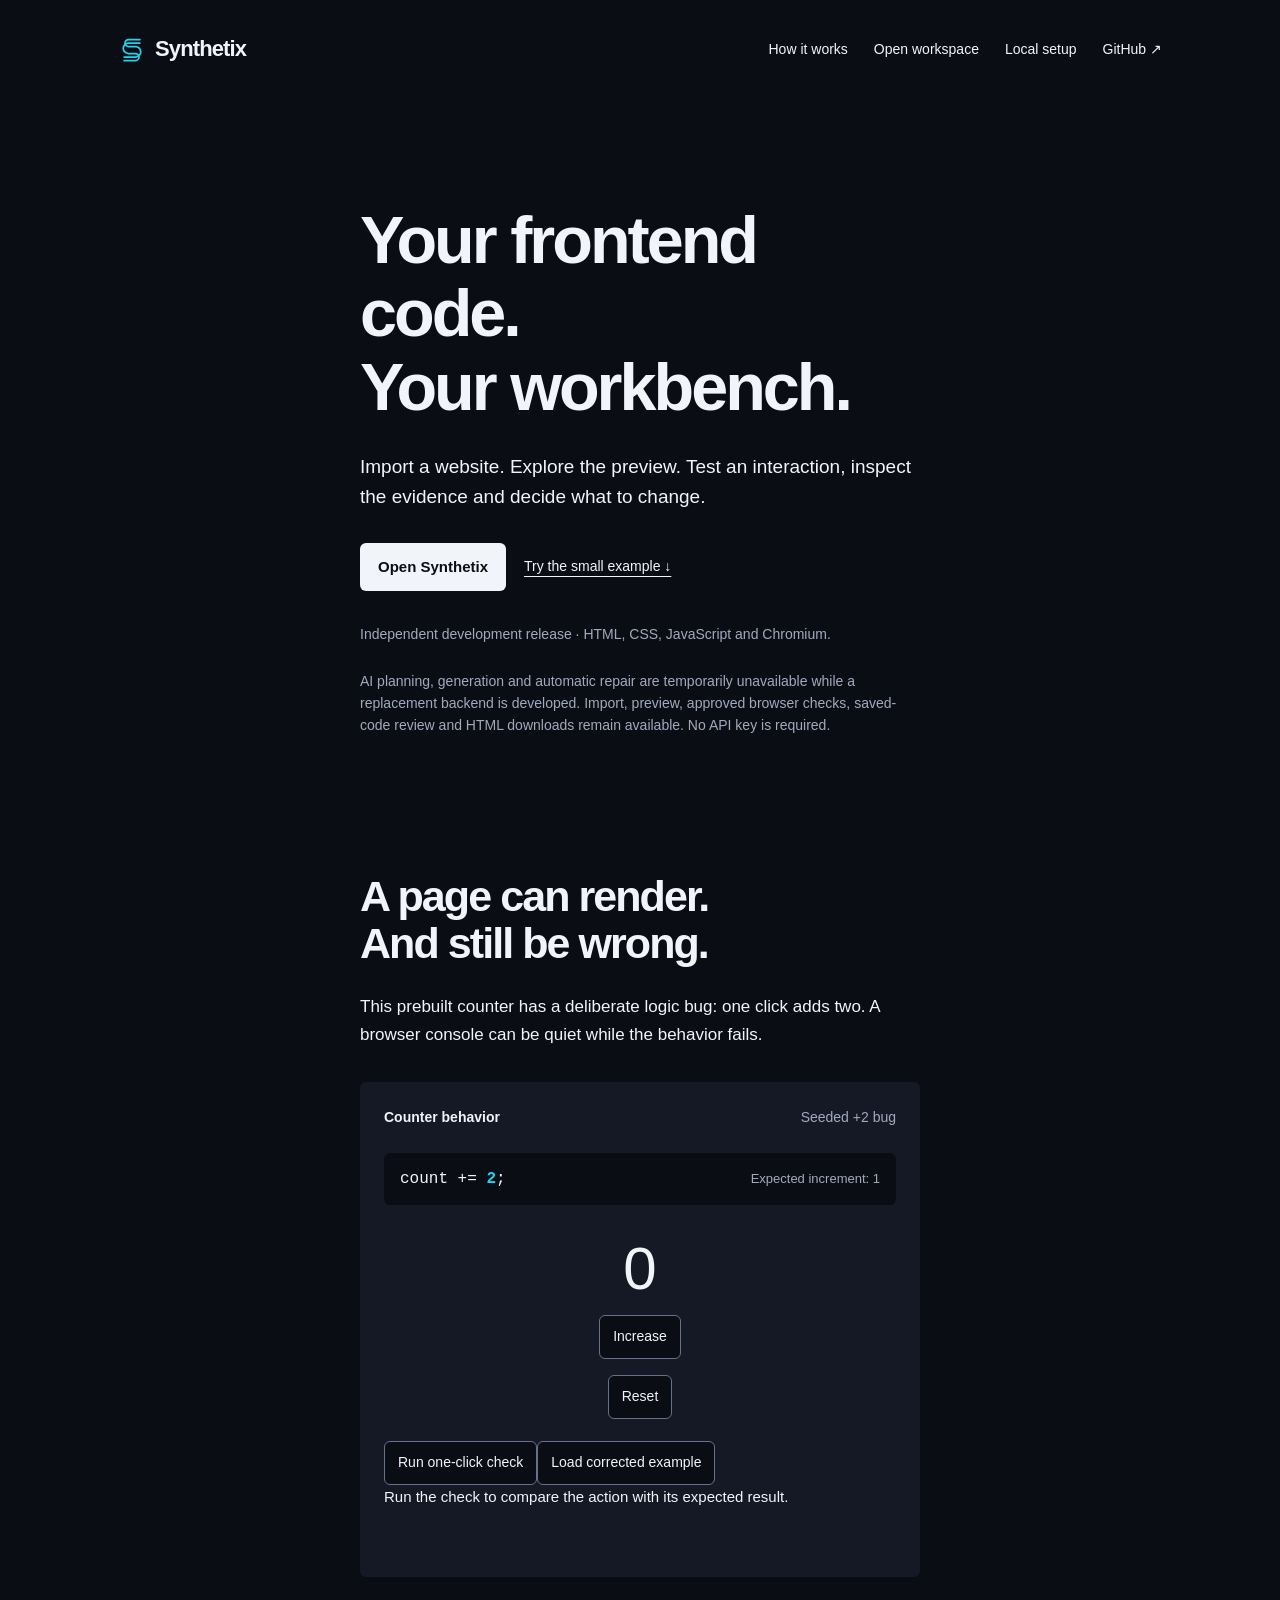
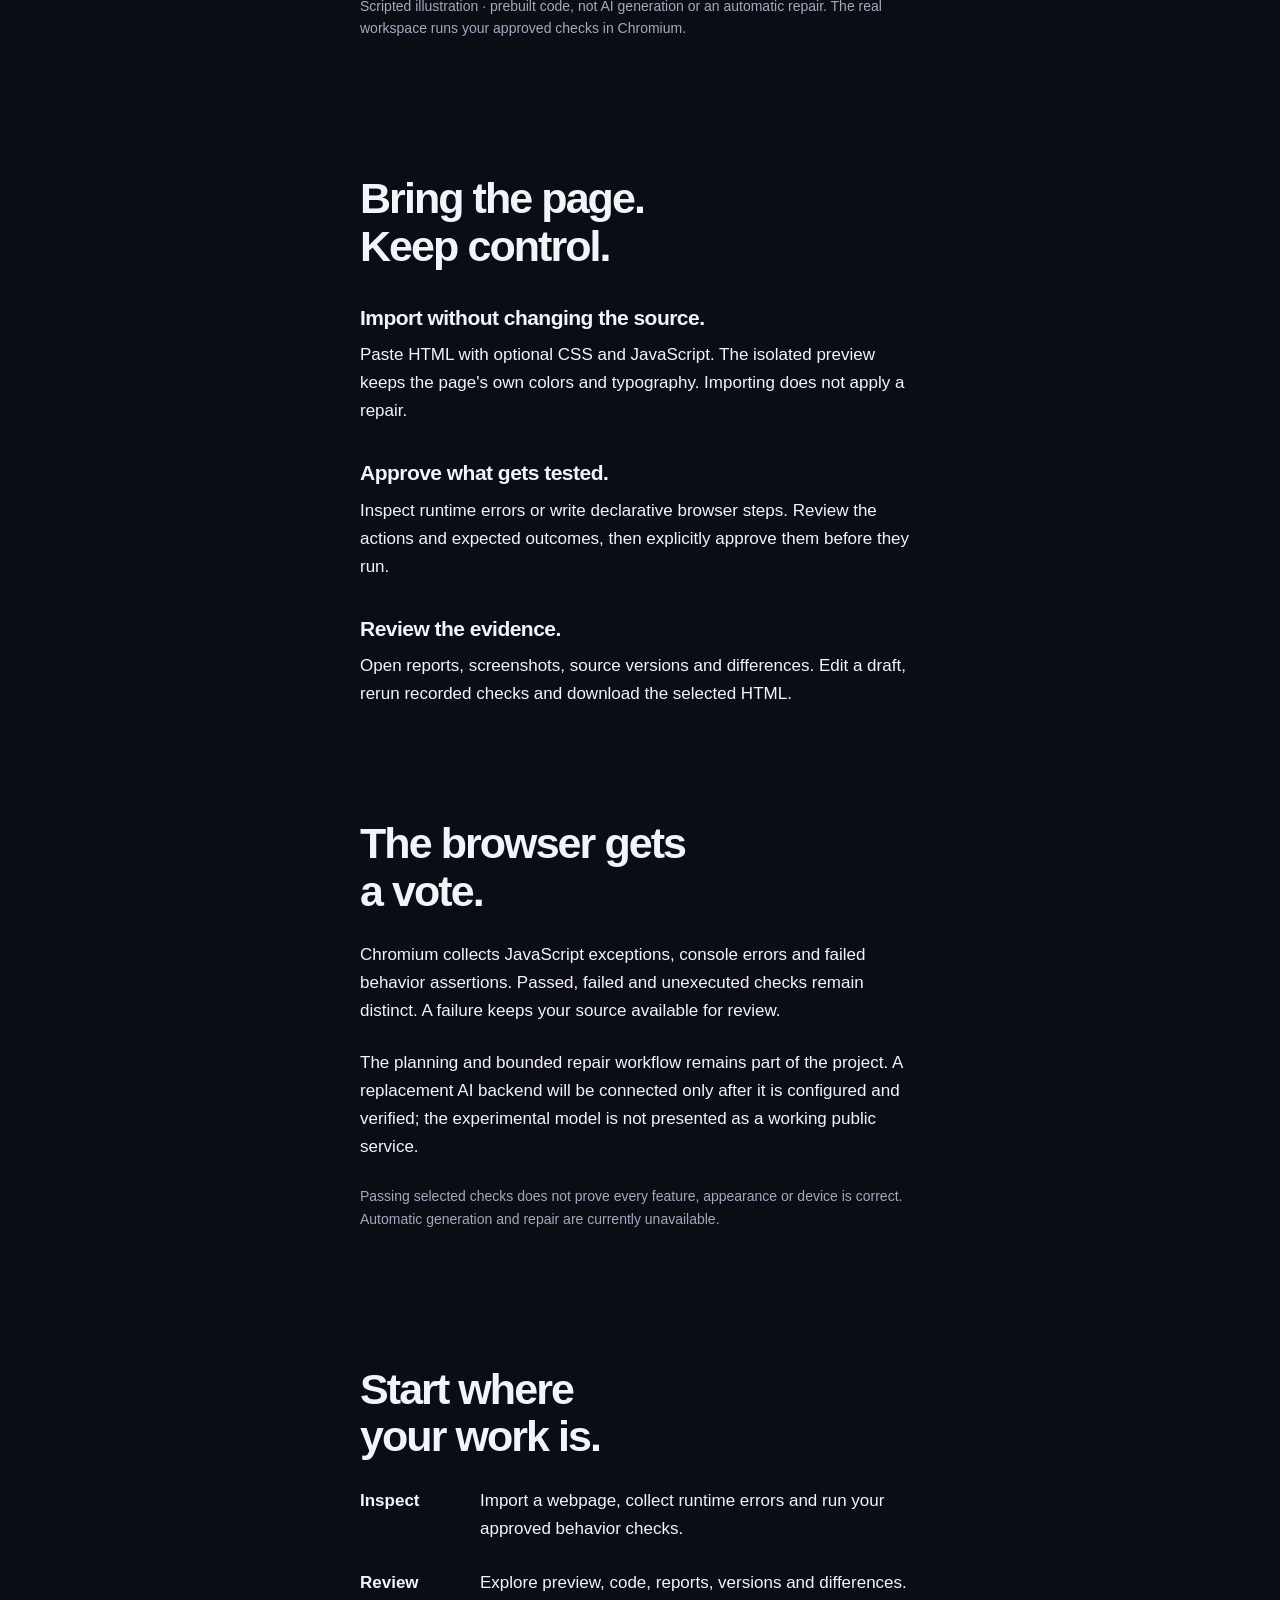
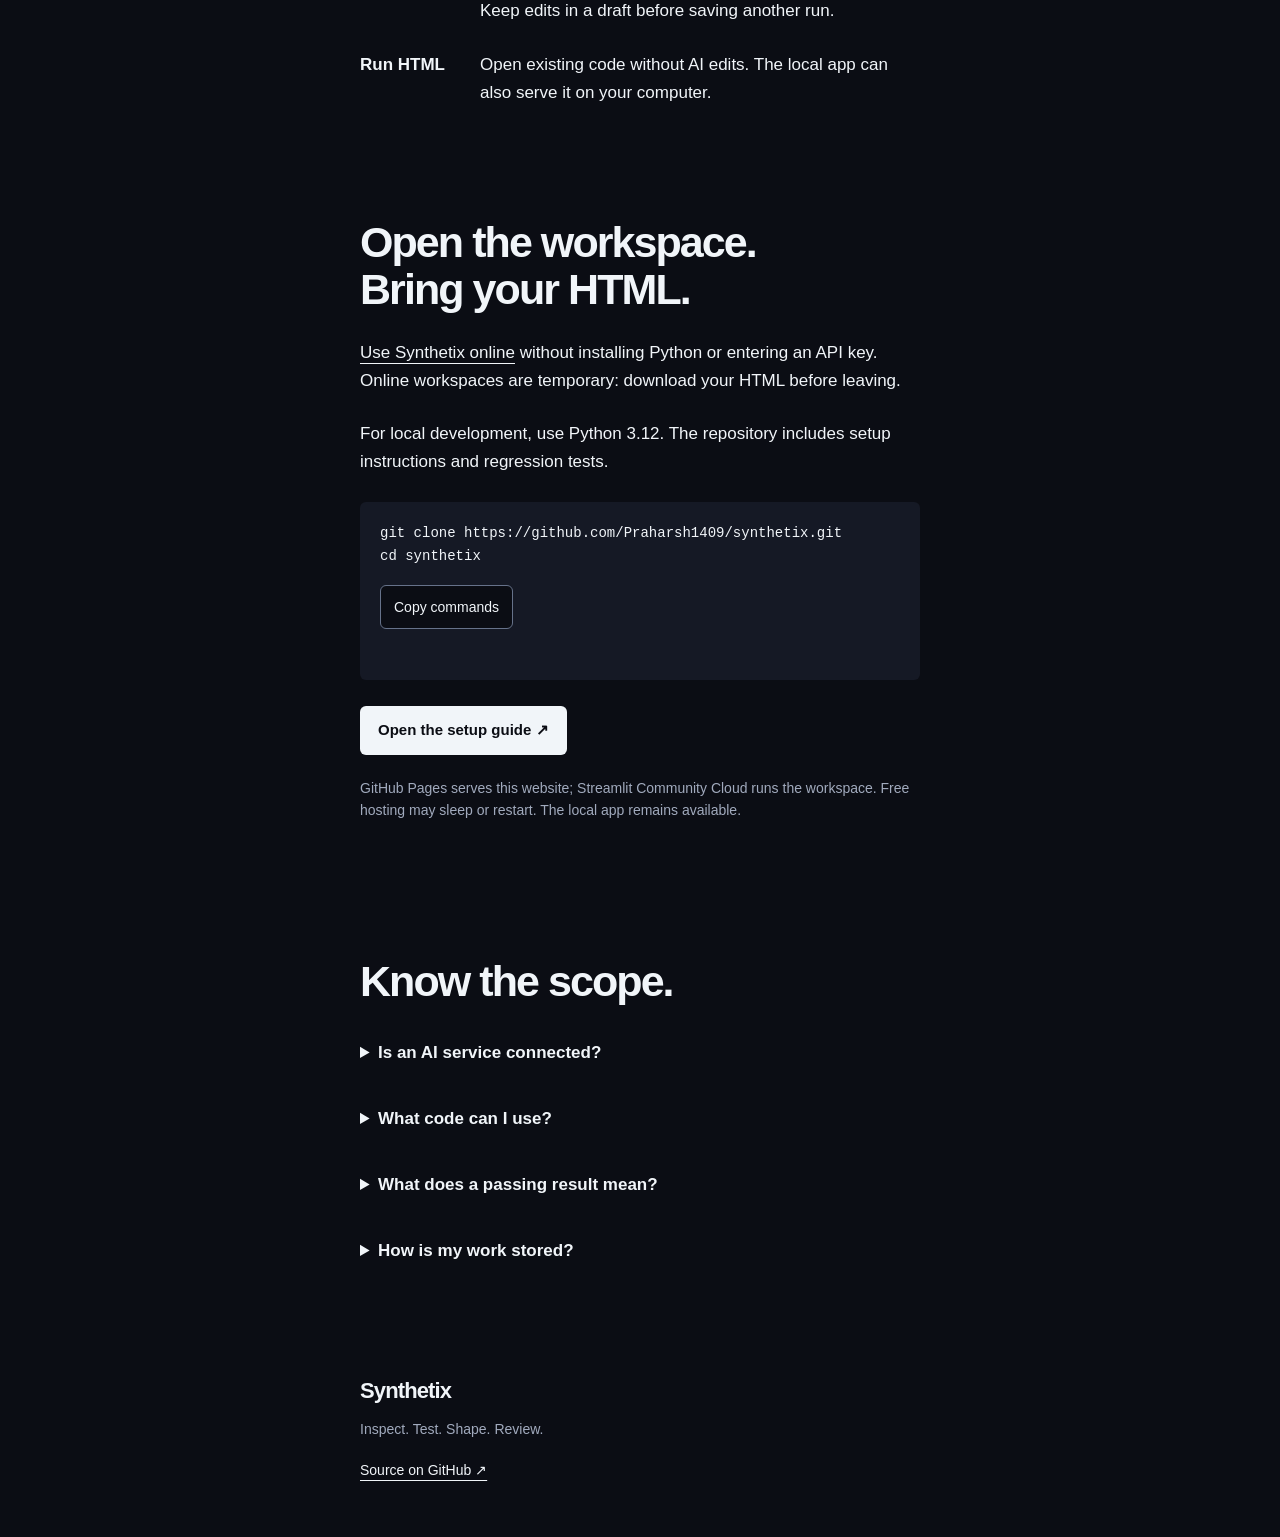
<file: docs/index.html>
<!doctype html>
<html lang="en">
<head>
 <meta charset="utf-8">
 <meta name="viewport" content="width=device-width,initial-scale=1">
 <meta name="description" content="Synthetix is an independent frontend workbench. Import HTML, preview it, run approved browser checks and review your code.">
 <meta name="theme-color" content="#101114">
 <title>Synthetix — Your independent frontend workbench</title>
 <link rel="stylesheet" href="styles.css">
 <script src="site.js" defer></script>
</head>
<body>
 <a class="skip" href="#main">Skip to content</a>
 <header class="masthead"><a class="wordmark" href="#main" aria-label="Synthetix home"><svg viewBox="0 0 32 32" width="28" height="28" aria-hidden="true"><path d="M25 8H12a6 6 0 0 0 0 12h8a4 4 0 0 1 0 8H7M7 24h13a6 6 0 0 0 0-12h-8a4 4 0 0 1 0-8h13"/></svg>Synthetix</a><nav aria-label="Main"><a href="#how">How it works</a><a href="app.html">Open workspace</a><a href="#start">Local setup</a><a href="https://github.com/Praharsh1409/synthetix">GitHub ↗</a></nav></header>
 <main id="main" tabindex="-1">
  <section class="hero" aria-labelledby="title">
   <h1 id="title">Your frontend code.<br>Your workbench.</h1>
   <p class="lead">Import a website. Explore the preview. Test an interaction, inspect the evidence and decide what to change.</p>
   <div class="actions"><a class="button" href="app.html">Open Synthetix</a><a class="text-link" href="#example">Try the small example ↓</a></div>
   <p class="caption technology">Independent development release · HTML, CSS, JavaScript and Chromium.</p>
   <p class="caption" role="note">AI planning, generation and automatic repair are temporarily unavailable while a replacement backend is developed. Import, preview, approved browser checks, saved-code review and HTML downloads remain available. No API key is required.</p>
  </section>
  <section id="example" aria-labelledby="example-title" class="reveal">
   <h2 id="example-title">A page can render.<br>And still be wrong.</h2>
   <p>This prebuilt counter has a deliberate logic bug: one click adds two. A browser console can be quiet while the behavior fails.</p>
   <div class="instrument" data-ui>
    <div class="instrument-top"><strong>Counter behavior</strong><span id="mode">Seeded +2 bug</span></div>
    <div class="code" aria-label="Illustrative JavaScript"><code>count += <b id="step">2</b>;</code><span>Expected increment: 1</span></div>
    <div class="counter"><output id="count" aria-live="polite" aria-atomic="true">0</output><button id="increase" type="button">Increase</button><button id="reset" type="button">Reset</button></div>
    <div class="instrument-actions"><button id="test" type="button">Run one-click check</button><button id="correct" type="button">Load corrected example</button></div>
    <p id="verdict" role="status" aria-live="polite">Run the check to compare the action with its expected result.</p>
   </div>
   <p class="caption">Scripted illustration · prebuilt code, not AI generation or an automatic repair. The real workspace runs your approved checks in Chromium.</p>
  </section>
  <section id="how" aria-labelledby="how-title" class="reveal">
   <h2 id="how-title">Bring the page.<br>Keep control.</h2>
   <div class="story"><h3>Import without changing the source.</h3><p>Paste HTML with optional CSS and JavaScript. The isolated preview keeps the page's own colors and typography. Importing does not apply a repair.</p></div>
   <div class="story"><h3>Approve what gets tested.</h3><p>Inspect runtime errors or write declarative browser steps. Review the actions and expected outcomes, then explicitly approve them before they run.</p></div>
   <div class="story"><h3>Review the evidence.</h3><p>Open reports, screenshots, source versions and differences. Edit a draft, rerun recorded checks and download the selected HTML.</p></div>
  </section>
  <section aria-labelledby="loop-title" class="reveal">
   <h2 id="loop-title">The browser gets<br>a vote.</h2>
   <p>Chromium collects JavaScript exceptions, console errors and failed behavior assertions. Passed, failed and unexecuted checks remain distinct. A failure keeps your source available for review.</p>
   <p>The planning and bounded repair workflow remains part of the project. A replacement AI backend will be connected only after it is configured and verified; the experimental model is not presented as a working public service.</p>
   <p class="caption">Passing selected checks does not prove every feature, appearance or device is correct. Automatic generation and repair are currently unavailable.</p>
  </section>
  <section aria-labelledby="workflows-title" class="reveal">
   <h2 id="workflows-title">Start where<br>your work is.</h2>
   <dl class="workflows"><div><dt>Inspect</dt><dd>Import a webpage, collect runtime errors and run your approved behavior checks.</dd></div><div><dt>Review</dt><dd>Explore preview, code, reports, versions and differences. Keep edits in a draft before saving another run.</dd></div><div><dt>Run HTML</dt><dd>Open existing code without AI edits. The local app can also serve it on your computer.</dd></div></dl>
  </section>
  <section id="start" aria-labelledby="start-title" class="reveal">
   <h2 id="start-title">Open the workspace.<br>Bring your HTML.</h2>
   <p><a href="app.html">Use Synthetix online</a> without installing Python or entering an API key. Online workspaces are temporary: download your HTML before leaving.</p>
   <p>For local development, use Python 3.12. The repository includes setup instructions and regression tests.</p>
   <div class="install"><pre id="install-command"><code>git clone https://github.com/Praharsh1409/synthetix.git
cd synthetix</code></pre><button id="copy" type="button">Copy commands</button><p id="copy-status" role="status" aria-live="polite"></p></div>
   <a class="button" href="https://github.com/Praharsh1409/synthetix#local-setup">Open the setup guide ↗</a>
   <p class="caption">GitHub Pages serves this website; Streamlit Community Cloud runs the workspace. Free hosting may sleep or restart. The local app remains available.</p>
  </section>
  <section aria-labelledby="scope-title" class="reveal">
   <h2 id="scope-title">Know the scope.</h2>
   <details><summary>Is an AI service connected?</summary><p>No. AI planning, generation and automatic repair are temporarily unavailable while a replacement is developed. The workspace does not collect an API key. Browser inspection, manual approved checks and code review remain available.</p></details>
   <details><summary>What code can I use?</summary><p>Self-contained HTML, CSS and JavaScript frontends. Real payments, authentication, databases and email services remain outside the website-generation scope.</p></details>
   <details><summary>What does a passing result mean?</summary><p>Only that the selected checks passed within their observation window. Untested interactions, appearance and accessibility still need review.</p></details>
   <details><summary>How is my work stored?</summary><p>Each online visitor receives a separate temporary workspace. Download your HTML before closing or refreshing. The free host may restart or sleep. Browser restrictions and resource limits are not complete operating-system isolation; do not upload sensitive code.</p></details>
  </section>
  <footer><a class="wordmark" href="#main">Synthetix</a><p>Inspect. Test. Shape. Review.</p><a href="https://github.com/Praharsh1409/synthetix">Source on GitHub ↗</a></footer>
 </main>
</body>
</html>
</file>
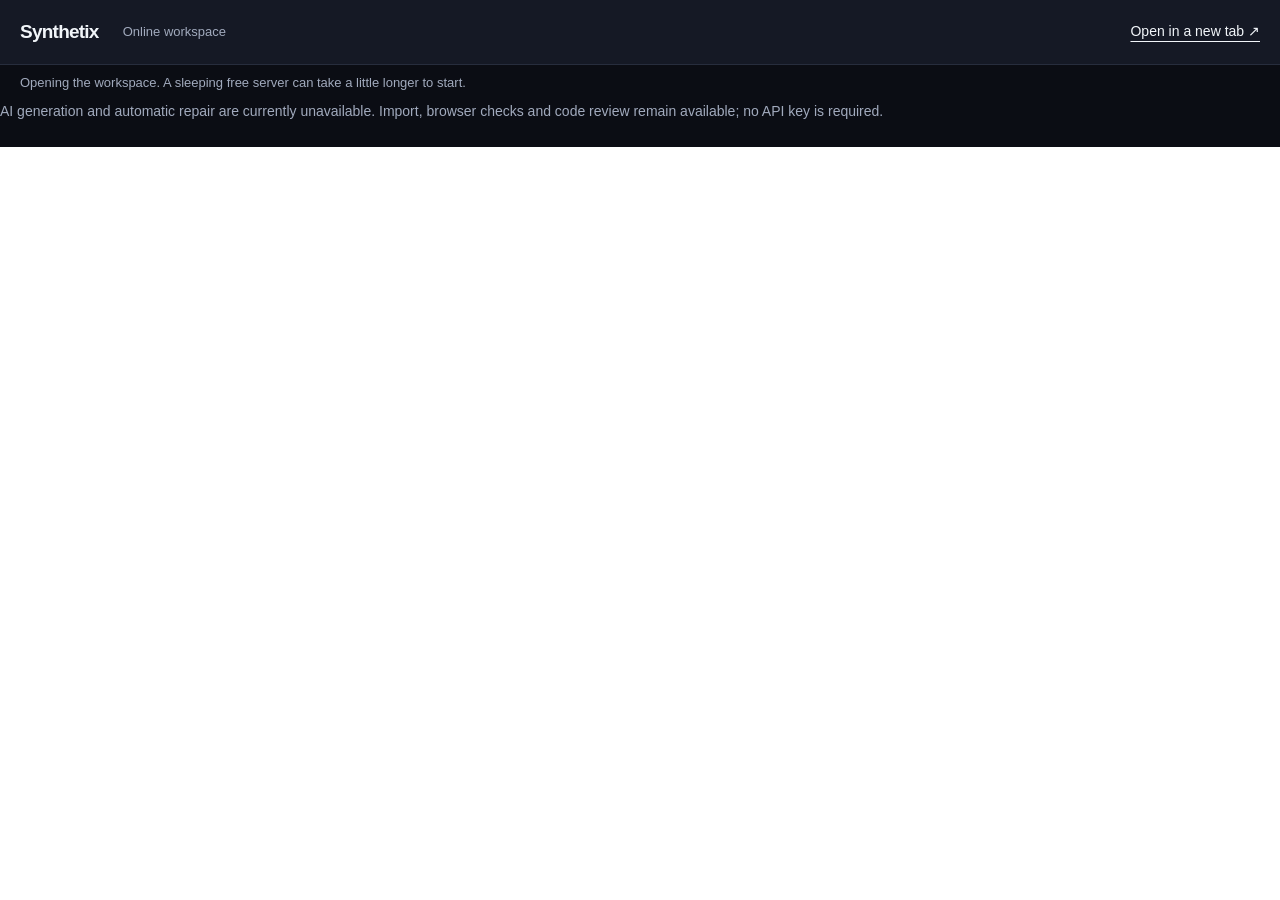
<file: docs/app.html>
<!doctype html>
<html lang="en">
<head>
  <meta charset="utf-8">
  <meta name="viewport" content="width=device-width,initial-scale=1">
  <meta name="theme-color" content="#0B0D14">
  <meta name="description" content="Use the independent Synthetix frontend code inspection and review workspace online.">
  <title>Workspace · Synthetix</title>
  <link rel="stylesheet" href="styles.css">
  <link rel="stylesheet" href="workspace.css">
  <script src="workspace.js" defer></script>
</head>
<body class="workspace-shell">
  <a class="skip" href="#app">Skip to workspace</a>
  <header class="workspace-toolbar">
    <a class="wordmark" href="./">Synthetix</a>
    <span class="host-note">Online workspace</span>
    <a id="open-app" href="https://synthetix-workspace.streamlit.app/" target="_blank" rel="noopener noreferrer">Open in a new tab ↗</a>
  </header>
  <p id="connection-note" role="status">Opening the workspace. A sleeping free server can take a little longer to start.</p>
  <p class="caption">AI generation and automatic repair are currently unavailable. Import, browser checks and code review remain available; no API key is required.</p>
  <main id="app" tabindex="-1">
    <iframe title="Synthetix online development workspace" src="https://synthetix-workspace.streamlit.app/?embed=true" referrerpolicy="strict-origin-when-cross-origin" allow="clipboard-write"></iframe>
  </main>
  <noscript><p>Open <a href="https://synthetix-workspace.streamlit.app/">Synthetix directly</a> to use the workspace.</p></noscript>
</body>
</html>
</file>
<file: docs/styles.css>
:root{color-scheme:dark;--bg:#0b0d14;--surface:#151925;--ink:#f1f5f9;--muted:#a1aabd;--accent:#22d3ee;--line:#66728a;--success:#4ade80;--error:#f87171;--radius:6px}
*{box-sizing:border-box}html{scroll-behavior:smooth;scroll-padding-top:30px}body{margin:0;background:var(--bg);color:var(--ink);font:17px/1.65 -apple-system,BlinkMacSystemFont,"Segoe UI",sans-serif}a{color:inherit;text-underline-offset:5px}button,.button{font:inherit}button,a{touch-action:manipulation}button{cursor:pointer}button:disabled{cursor:default}a:focus-visible,button:focus-visible,summary:focus-visible,main:focus-visible{outline:3px solid var(--accent);outline-offset:5px}.skip{position:fixed;left:16px;top:-90px;background:var(--ink);color:var(--bg);padding:12px;z-index:4}.skip:focus{top:16px}.masthead{max-width:1100px;margin:auto;padding:30px 28px;display:flex;align-items:center;justify-content:space-between;gap:24px}.wordmark{font-size:22px;font-weight:650;letter-spacing:-.04em;text-decoration:none;display:inline-flex;align-items:center;gap:9px}.wordmark svg{fill:none;stroke:var(--accent);stroke-width:2;stroke-linecap:round}.masthead nav{display:flex;gap:26px;align-items:center}.masthead nav a{font-size:14px;text-decoration:none;padding:8px 0}.masthead nav a:hover{text-decoration:underline}main{width:min(560px,calc(100% - 48px));margin:0 auto}section{padding-top:112px;scroll-margin-top:20px}.hero{padding-top:105px}h1,h2,h3{font-weight:550;letter-spacing:-.045em;line-height:1.1;text-wrap:balance}h1{font-size:clamp(42px,5.2vw,68px);margin:0 0 28px}h2{font-size:clamp(32px,4vw,43px);margin:0 0 26px}h3{font-size:21px;line-height:1.3;margin:0 0 10px;letter-spacing:-.025em}p{margin:0 0 24px}.lead{font-size:19px;line-height:1.6}.actions{display:flex;align-items:center;flex-wrap:wrap;gap:18px;margin:30px 0}.button{display:inline-flex;align-items:center;justify-content:center;background:var(--ink);color:var(--bg);border-radius:var(--radius);padding:12px 18px;min-height:48px;text-decoration:none;font-size:15px;font-weight:600}.button:hover{background:var(--accent)}.text-link{font-size:14px;display:inline-flex;align-items:center;min-height:44px}.caption,figcaption{color:var(--muted);font-size:14px;line-height:1.6}.technology{margin-top:32px}.instrument{background:var(--surface);padding:24px;border-radius:var(--radius);margin:32px 0 18px}.instrument-top{display:flex;justify-content:space-between;gap:16px;font-size:14px}.instrument-top span{color:var(--muted)}.code{display:flex;justify-content:space-between;align-items:center;gap:16px;margin:24px 0;background:var(--bg);padding:14px 16px;border-radius:var(--radius)}.code code{font:16px/1.5 Consolas,monospace}.code span{font-size:13px;color:var(--muted)}.code b{color:var(--accent)}.counter{display:flex;flex-direction:column;gap:16px;align-items:center;padding:10px 0 22px}.counter output{font-size:60px;font-weight:500;line-height:1;font-variant-numeric:tabular-nums}.controls{display:flex;gap:8px;flex-wrap:wrap;justify-content:center}button{min-height:44px;padding:9px 13px;color:var(--ink);background:var(--bg);border:1px solid var(--line);border-radius:var(--radius);font-size:14px}button:hover{border-color:var(--accent);color:var(--accent)}#verdict{font-size:15px;margin:0 0 18px;min-height:50px}#verdict[data-result=fail]{color:var(--error)}#verdict[data-result=pass]{color:var(--success)}.story{margin-top:34px}.story p{margin-bottom:0}figure{margin:36px 0 0}figure a{display:block;border-radius:var(--radius);overflow:hidden;background:var(--surface)}figure img{display:block;width:100%;height:auto;max-height:390px;object-fit:cover;object-position:top}figcaption{margin-top:12px}.workflows{margin:0}.workflows>div{display:grid;grid-template-columns:100px 1fr;gap:20px;margin-top:26px}.workflows dt{font-weight:600}.workflows dd{margin:0}.install{margin:26px 0;background:var(--surface);padding:20px;border-radius:var(--radius)}pre{white-space:pre-wrap;overflow-wrap:anywhere;margin:0 0 16px;font:14px/1.7 Consolas,monospace}#copy-status{font-size:14px;margin:8px 0 0;min-height:23px;color:var(--muted)}#start>.caption{margin-top:22px}details{margin:22px 0}summary{cursor:pointer;padding:8px 0;min-height:44px;font-weight:600}details p{margin:10px 0 24px}footer{margin-top:100px;padding:0 0 44px}footer p{font-size:14px;color:var(--muted);margin:8px 0}footer>a:last-child{font-size:14px;display:inline-flex;min-height:44px;align-items:center}.reveal{transition:opacity .35s ease,translate .35s ease}.reveal[data-pending]{opacity:0;translate:0 12px}
@media(max-width:640px){.masthead{padding:22px 24px;align-items:flex-start;flex-wrap:wrap;gap:12px}.masthead nav{gap:20px;flex-wrap:wrap}.masthead nav a{font-size:13px}.hero{padding-top:60px}h1{font-size:34px}section{padding-top:84px}.code{align-items:flex-start;flex-direction:column;gap:8px}.instrument{padding:18px}.instrument-top{flex-direction:column;gap:2px}.workflows>div{grid-template-columns:1fr;gap:6px}.actions{gap:12px}.lead{font-size:18px}}
@media(prefers-reduced-motion:reduce){html{scroll-behavior:auto}.reveal{transition:none}.reveal[data-pending]{opacity:1;translate:none}}
</file>
<file: docs/workspace.css>
.workspace-shell{height:100dvh;display:flex;flex-direction:column;overflow:hidden}
.workspace-toolbar{display:flex;align-items:center;gap:24px;padding:10px 20px;background:var(--surface);border-bottom:1px solid #272d3d;min-height:56px}
.workspace-toolbar .wordmark{font-size:19px}
.workspace-toolbar>a:last-child{margin-left:auto;font-size:14px;min-height:44px;display:flex;align-items:center}
.host-note{color:var(--muted);font-size:13px}
.workspace-shell #connection-note{padding:7px 20px;margin:0;color:var(--muted);font-size:13px;background:var(--bg)}
.workspace-shell main{width:100%;margin:0;flex:1;min-height:0;display:flex}
.workspace-shell iframe{display:block;width:100%;height:100%;border:0;background:var(--bg)}
@media(max-width:540px){.host-note{display:none}.workspace-toolbar{padding:6px 12px;gap:12px}.workspace-toolbar>a:last-child{font-size:12px}.workspace-shell #connection-note{font-size:12px;padding:6px 12px}}
</file>
